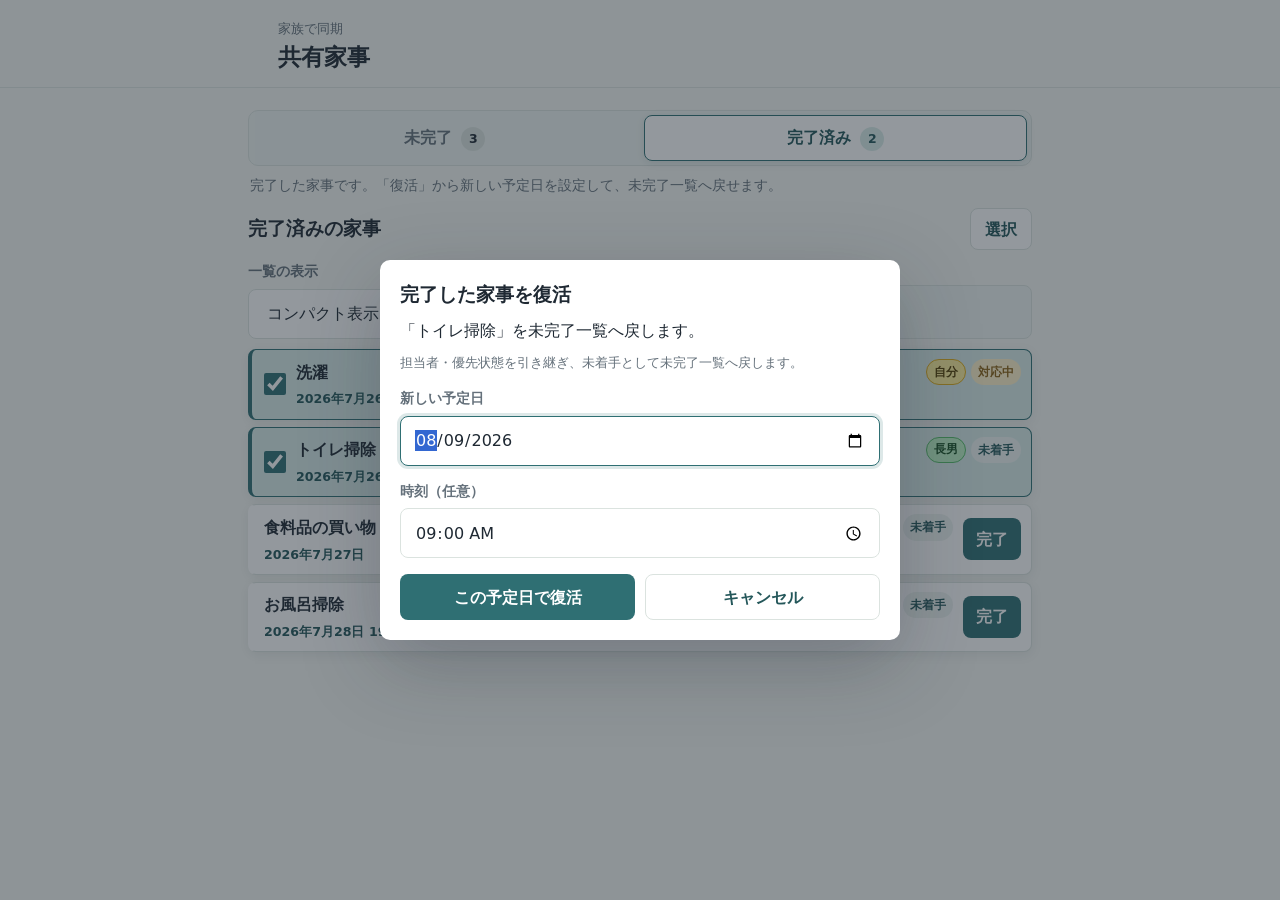
<file: shared-preview.html>
<!doctype html>
<html lang="ja">
<head>
  <meta charset="utf-8">
  <meta name="viewport" content="width=device-width,initial-scale=1">
  <title>共有家事一覧プレビュー</title>
  <link rel="stylesheet" href="style-v32.css?v=32-preview">
</head>
<body>
  <div class="app-shell">
    <header class="app-header">
      <p class="app-kicker">家族で同期</p>
      <h1>共有家事</h1>
    </header>
    <main class="app-main">
      <div class="shared-list-tabs" role="tablist" aria-label="共有家事の表示切り替え">
        <button class="shared-list-tab" type="button">未完了 <span class="shared-list-count">3</span></button>
        <button class="shared-list-tab is-active" type="button">完了済み <span class="shared-list-count">2</span></button>
      </div>
      <p class="muted shared-list-guide">完了した家事です。「復活」から新しい予定日を設定して、未完了一覧へ戻せます。</p>
      <div class="shared-selection-heading">
        <h3>完了済みの家事</h3>
        <button class="secondary-button compact" type="button">選択</button>
      </div>
      <div class="panel shared-select-panel" hidden>
        <div class="shared-select-header">
          <strong>選択 2件</strong>
          <div class="shared-select-header-actions">
            <button class="secondary-button compact" type="button">すべて選択</button>
            <button class="secondary-button compact" type="button">キャンセル</button>
          </div>
        </div>
        <div class="shared-select-grid">
          <label><span class="field-label compact-label">担当者</span><select class="input"><option>長男</option></select></label>
          <label><span class="field-label compact-label">予定日</span><input class="input" type="date" value="2026-08-03"></label>
          <label><span class="field-label compact-label">ステータス</span><select class="input"><option>対応中</option></select></label>
        </div>
        <p class="muted shared-small-text">変更しない項目は、そのままにしてください。</p>
        <button class="primary-button wide" type="button">選択した家事を一括変更</button>
      </div>
      <div class="shared-list-toolbar">
        <label>
          <span class="field-label compact-label">一覧の表示</span>
          <select class="input"><option>コンパクト表示</option></select>
        </label>
        <details class="shared-filter-panel"><summary>絞り込み</summary></details>
      </div>
      <div class="list shared-todo-list" data-display-mode="compact">
        <article class="shared-todo-card display-compact is-priority is-selectable is-selected">
          <input class="shared-todo-check" type="checkbox" checked aria-label="洗濯を選択">
          <div class="shared-todo-content">
            <div class="shared-todo-heading"><h3>洗濯</h3><div class="shared-todo-badges"><span class="assignee-badge assignee-self">自分</span><span class="status-badge status-doing">対応中</span></div></div>
            <p class="shared-todo-date">2026年7月26日 08:00　★ 優先</p>
          </div>
        </article>
        <article class="shared-todo-card display-compact is-selectable is-selected">
          <input class="shared-todo-check" type="checkbox" checked aria-label="トイレ掃除を選択">
          <div class="shared-todo-content">
            <div class="shared-todo-heading"><h3>トイレ掃除</h3><div class="shared-todo-badges"><span class="assignee-badge assignee-other">長男</span><span class="status-badge status-todo">未着手</span></div></div>
            <p class="shared-todo-date">2026年7月26日 09:00</p>
          </div>
        </article>
        <article class="shared-todo-card display-compact" role="button" tabindex="0">
          <div class="shared-todo-content">
            <div class="shared-todo-heading"><h3>食料品の買い物</h3><div class="shared-todo-badges"><span class="assignee-badge assignee-unassigned">未割り当て</span><span class="status-badge status-todo">未着手</span></div></div>
            <p class="shared-todo-date">2026年7月27日</p>
          </div>
          <button class="primary-button compact shared-complete-button">完了</button>
        </article>
        <article class="shared-todo-card display-compact" role="button" tabindex="0">
          <div class="shared-todo-content">
            <div class="shared-todo-heading"><h3>お風呂掃除</h3><div class="shared-todo-badges"><span class="assignee-badge assignee-self">自分</span><span class="status-badge status-todo">未着手</span></div></div>
            <p class="shared-todo-date">2026年7月28日 19:00</p>
          </div>
          <button class="primary-button compact shared-complete-button">完了</button>
        </article>
      </div>
      <dialog class="shared-todo-detail-dialog" id="preview-detail">
        <form class="dialog-card shared-detail-form">
          <div class="shared-detail-header">
            <div><p class="muted shared-small-text">共有家事の詳細</p><h2>内容の確認・編集</h2></div>
            <button class="text-button" type="button" id="preview-close">閉じる</button>
          </div>
          <label class="field-label">内容</label><input class="input" value="トイレ掃除">
          <div class="shared-form-grid">
            <div><label class="field-label">予定日</label><input class="input" type="date" value="2026-07-26"></div>
            <div><label class="field-label">時刻</label><input class="input" type="time" value="09:00"></div>
            <div><label class="field-label">担当者</label><select class="input"><option>長男</option></select></div>
            <div><label class="field-label">ステータス</label><select class="input"><option>未着手</option></select></div>
          </div>
          <label class="checkbox-control shared-priority-control"><input type="checkbox"><span>優先表示する</span></label>
          <p class="shared-todo-meta" style="display:block">作成者: 自分　更新: 2026年7月25日</p>
          <div class="shared-detail-actions"><button class="secondary-button" type="button">完了にする</button><button class="primary-button" type="button">変更を保存</button></div>
          <div class="danger-zone"><button class="danger-button wide" type="button">この共有家事を削除</button></div>
        </form>
      </dialog>
    </main>
  </div>
  <dialog class="shared-restore-dialog" id="shared-restore-preview">
    <form class="dialog-card shared-restore-form">
      <h2>完了した家事を復活</h2>
      <p>「トイレ掃除」を未完了一覧へ戻します。</p>
      <p class="muted shared-small-text">担当者・優先状態を引き継ぎ、未着手として未完了一覧へ戻します。</p>
      <label class="field-label">新しい予定日</label>
      <input class="input" type="date" value="2026-08-09">
      <label class="field-label">時刻（任意）</label>
      <input class="input" type="time" value="09:00">
      <div class="dialog-actions">
        <button class="primary-button" type="button">この予定日で復活</button>
        <button class="secondary-button" type="button">キャンセル</button>
      </div>
    </form>
  </dialog>
  <script>
    document.getElementById("shared-restore-preview").showModal();
    document.getElementById("preview-close").addEventListener("click", () => document.getElementById("preview-detail").close());
  </script>
</body>
</html>
</file>
<file: style-v32.css>
:root {
  color-scheme: light;
  --bg: #f5f7f3;
  --surface: #ffffff;
  --surface-soft: #eef4f1;
  --text: #1f2933;
  --muted: #65717b;
  --line: #dbe3df;
  --accent: #2f6f73;
  --accent-dark: #24575a;
  --accent-soft: #d9ece9;
  --warning: #8a6114;
  --warning-bg: #fff1c9;
  --done: #356c3d;
  --done-bg: #e0f0df;
  --danger: #a34242;
  --danger-bg: #f8dddd;
  --blue: #2d5f91;
  --blue-bg: #e5eef9;
  --shadow: 0 10px 30px rgba(31, 41, 51, 0.08);
}

* {
  box-sizing: border-box;
}

html {
  min-height: 100%;
}

body {
  margin: 0;
  min-height: 100%;
  background: var(--bg);
  color: var(--text);
  font-family: system-ui, -apple-system, BlinkMacSystemFont, "Segoe UI", sans-serif;
  line-height: 1.6;
}

button,
input,
select,
textarea {
  font: inherit;
}

button {
  cursor: pointer;
}

button:disabled {
  cursor: default;
  opacity: 0.48;
}

.app-shell {
  min-height: 100dvh;
  padding-bottom: calc(84px + env(safe-area-inset-bottom));
}

.app-header {
  position: sticky;
  top: 0;
  z-index: 5;
  padding: 18px 18px 12px;
  background: rgba(245, 247, 243, 0.94);
  border-bottom: 1px solid rgba(219, 227, 223, 0.85);
  backdrop-filter: blur(12px);
}

.app-header h1 {
  margin: 0;
  font-size: 1.42rem;
  letter-spacing: 0;
}

.app-kicker,
.muted {
  margin: 0;
  color: var(--muted);
  font-size: 0.82rem;
}

.app-main {
  width: min(100%, 820px);
  margin: 0 auto;
  padding: 18px;
}

.view {
  display: none;
}

.view.is-active {
  display: block;
}

.section-heading {
  display: flex;
  align-items: flex-start;
  justify-content: space-between;
  gap: 12px;
  margin-bottom: 16px;
}

.section-heading h2 {
  margin: 2px 0 0;
  font-size: 1.3rem;
  letter-spacing: 0;
}

.date-pill,
.status-badge,
.routine-chip {
  flex: 0 0 auto;
  border-radius: 999px;
  padding: 7px 11px;
  background: var(--surface-soft);
  color: var(--accent-dark);
  font-size: 0.85rem;
  font-weight: 700;
}

.summary-grid {
  display: grid;
  grid-template-columns: repeat(4, minmax(0, 1fr));
  gap: 10px;
  margin-bottom: 18px;
}

.summary-card {
  min-height: 92px;
  padding: 14px 10px;
  border: 1px solid var(--line);
  border-radius: 8px;
  background: var(--surface);
  box-shadow: var(--shadow);
}

.summary-label {
  display: block;
  color: var(--muted);
  font-size: 0.82rem;
}

.summary-card strong {
  display: block;
  margin-top: 6px;
  font-size: 2rem;
  line-height: 1;
}

.panel,
.info-box,
.todo-detail-card,
.routine-editor-card {
  padding: 16px;
  border: 1px solid var(--line);
  border-radius: 8px;
  background: var(--surface);
  box-shadow: var(--shadow);
}

.panel + .panel {
  margin-top: 14px;
}

.panel-title {
  display: flex;
  align-items: center;
  justify-content: space-between;
  gap: 12px;
  margin-bottom: 12px;
}

.panel-title h3,
.info-box h3 {
  margin: 0;
  font-size: 1rem;
}

.info-box p {
  margin: 10px 0 0;
  color: var(--muted);
  font-size: 0.94rem;
}

.input,
.select,
.textarea {
  width: 100%;
  border: 1px solid var(--line);
  border-radius: 8px;
  background: var(--surface);
  color: var(--text);
  font-size: 1rem;
  outline: none;
}

.input,
.select {
  min-height: 50px;
  padding: 0 14px;
}

.textarea {
  min-height: 120px;
  padding: 14px;
  resize: none;
}

.note-body-resize {
  position: relative;
}

.note-body-resize .textarea {
  display: block;
  min-height: 160px;
  padding-bottom: 56px;
}

.note-resize-handle {
  position: absolute;
  right: 8px;
  bottom: 8px;
  width: 44px;
  height: 44px;
  border: 1px solid var(--line);
  border-radius: 8px;
  background: var(--surface-soft);
  color: var(--accent-dark);
  cursor: ns-resize;
  font-size: 1.35rem;
  font-weight: 800;
  touch-action: none;
}

.input:focus,
.select:focus,
.textarea:focus {
  border-color: var(--accent);
  box-shadow: 0 0 0 3px rgba(47, 111, 115, 0.16);
}

.field-label {
  display: block;
  margin: 14px 0 6px;
  color: var(--muted);
  font-size: 0.88rem;
  font-weight: 700;
}

.field-help {
  margin: 6px 0 0;
  color: var(--muted);
  font-size: 0.82rem;
}

.form-grid {
  display: grid;
  grid-template-columns: repeat(2, minmax(0, 1fr));
  gap: 12px;
}

.form-grid .full {
  grid-column: 1 / -1;
}

.add-form {
  display: grid;
  grid-template-columns: 1fr auto;
  gap: 10px;
  margin: 12px 0 18px;
}

.todo-add-form {
  grid-template-columns: 138px 112px minmax(0, 1fr) auto;
  align-items: end;
}

.todo-add-date,
.todo-add-time,
.todo-add-title {
  min-width: 0;
}

.todo-mode-switch {
  display: grid;
  grid-template-columns: repeat(2, minmax(0, 1fr));
  gap: 4px;
  margin-bottom: 16px;
  padding: 4px;
  border: 1px solid var(--line);
  border-radius: 8px;
  background: var(--surface-soft);
}

.todo-mode-button {
  min-height: 44px;
  border: 0;
  border-radius: 6px;
  background: transparent;
  color: var(--muted);
  font-weight: 700;
}

.todo-mode-button.is-active {
  background: var(--surface);
  color: var(--accent-dark);
  box-shadow: 0 1px 4px rgba(31, 41, 51, 0.12);
}

#todo-dated-controls[hidden],
#todo-undated-controls[hidden] {
  display: none;
}

.todo-undated-form {
  grid-template-columns: minmax(0, 1fr) auto;
  align-items: end;
}

.compact-label {
  margin-top: 0;
}

.todo-bulk-toolbar,
.routine-toolbar,
.routine-filter-grid {
  display: grid;
  gap: 10px;
  margin: 12px 0;
}

.todo-bulk-toolbar {
  grid-template-columns: 0.8fr 1.2fr;
}

.routine-toolbar {
  grid-template-columns: 1fr 1fr;
}

.routine-filter-grid {
  grid-template-columns: 1fr 1fr;
}

.todo-select-panel {
  display: grid;
  gap: 10px;
  margin: 0 0 12px;
  padding: 12px;
  border: 1px solid var(--line);
  border-radius: 8px;
  background: var(--surface-soft);
}

.todo-select-panel[hidden],
.conditional-field[hidden],
.routine-history-section[hidden] {
  display: none;
}

.todo-select-panel p {
  margin: 0;
  color: var(--accent-dark);
  font-size: 0.9rem;
  font-weight: 800;
}

.todo-select-heading {
  display: flex;
  align-items: center;
  gap: 10px;
}

.todo-copy-date-label {
  color: var(--accent-dark);
  font-size: 1rem;
  font-weight: 700;
}

.todo-select-actions,
.button-row,
.settings-actions,
.routine-editor-actions,
.routine-danger-actions {
  display: grid;
  grid-template-columns: 1fr 1fr;
  gap: 10px;
}

.todo-select-status-zone,
.todo-select-priority-zone,
.todo-select-danger-zone {
  display: grid;
  gap: 10px;
  padding-top: 12px;
  border-top: 1px solid var(--line);
}

.todo-select-status-zone,
.todo-select-priority-zone {
  grid-template-columns: repeat(2, minmax(0, 1fr));
}

.settings-actions,
.routine-editor-actions,
.routine-danger-actions {
  margin-top: 16px;
}

.primary-button,
.secondary-button,
.priority-button,
.danger-button,
.text-button {
  min-height: 46px;
  border: 0;
  border-radius: 8px;
  padding: 0 18px;
  font-weight: 700;
}

.primary-button {
  background: var(--accent);
  color: #ffffff;
}

.primary-button:active {
  background: var(--accent-dark);
}

.secondary-button {
  border: 1px solid var(--line);
  background: var(--surface);
  color: var(--accent-dark);
}

.priority-button {
  border: 1px solid #d96c8a;
  background: #f8dce5;
  color: #8f2848;
}

.danger-button {
  background: var(--danger-bg);
  color: var(--danger);
}

.text-button {
  min-height: 36px;
  padding: 0 4px;
  background: transparent;
  color: var(--accent-dark);
}

.compact {
  min-height: 42px;
  padding: 0 14px;
}

.wide {
  width: 100%;
}

.list {
  display: grid;
  gap: 10px;
}

.empty-state {
  padding: 18px;
  border: 1px dashed var(--line);
  border-radius: 8px;
  color: var(--muted);
  text-align: center;
}

.todo-row,
.note-item,
.routine-item {
  width: 100%;
  border: 1px solid var(--line);
  border-radius: 8px;
  background: var(--surface);
  box-shadow: var(--shadow);
}

#todo-list {
  gap: 6px;
}

.todo-row {
  display: grid;
  grid-template-columns: auto minmax(0, 1fr) auto;
  gap: 10px;
  align-items: center;
  min-height: 48px;
  padding: 9px 12px;
  color: inherit;
  text-align: left;
}

.todo-row.is-selectable {
  grid-template-columns: auto auto minmax(0, 1fr) auto;
  cursor: pointer;
}

.todo-row-check {
  width: 24px;
  height: 24px;
  margin: 0;
  accent-color: var(--accent);
}

.todo-row-time,
.routine-due {
  color: var(--accent-dark);
  font-size: 0.9rem;
  font-weight: 800;
  white-space: nowrap;
}

.todo-row.is-done {
  opacity: 0.64;
}

.todo-row.is-done .todo-row-title {
  text-decoration: line-through;
}

.todo-row.is-priority {
  border-color: #df8ca3;
  background: #fff0f4;
  box-shadow: inset 4px 0 0 #d95f7f, var(--shadow);
}

.todo-row-title {
  min-width: 0;
  overflow: hidden;
  font-size: 0.98rem;
  font-weight: 800;
  text-overflow: ellipsis;
  white-space: nowrap;
}

.todo-row-badges {
  display: grid;
  gap: 4px;
  justify-items: end;
}

.todo-row .status-badge,
.todo-row .priority-badge {
  padding: 5px 9px;
  font-size: 0.78rem;
}

.priority-badge {
  border-radius: 999px;
  background: #d95f7f;
  color: #ffffff;
  font-weight: 800;
}

.todo-detail-title {
  margin: 0 0 14px;
  overflow-wrap: anywhere;
  font-size: 1.14rem;
  font-weight: 800;
  line-height: 1.55;
}

.todo-detail-date,
.todo-detail-time {
  color: var(--accent-dark);
  font-weight: 800;
}

.todo-detail-status-line {
  display: flex;
  align-items: center;
  justify-content: space-between;
  gap: 12px;
  color: var(--muted);
  font-size: 0.9rem;
}

.todo-detail-actions {
  display: grid;
  grid-template-columns: 1fr 1fr;
  gap: 10px;
  margin-top: 16px;
}

.danger-zone {
  margin-top: 2.5rem;
}

.todo-edit-open {
  margin-top: 16px;
}

.todo-edit-panel {
  display: grid;
  gap: 10px;
}

.todo-edit-panel[hidden] {
  display: none;
}

.todo-edit-actions {
  display: grid;
  gap: 10px;
  margin-top: 6px;
}

.calendar-toolbar {
  display: grid;
  grid-template-columns: repeat(3, minmax(0, 1fr));
  gap: 10px;
  margin-bottom: 14px;
}

.calendar-panel {
  padding: 14px;
  border: 1px solid var(--line);
  border-radius: 8px;
  background: var(--surface);
  box-shadow: var(--shadow);
}

.calendar-month {
  margin: 0 0 12px;
  font-size: 1.1rem;
}

.calendar-weekdays,
.calendar-grid {
  display: grid;
  grid-template-columns: repeat(7, minmax(0, 1fr));
  gap: 6px;
}

.calendar-weekdays {
  margin-bottom: 6px;
  color: var(--muted);
  font-size: 0.78rem;
  font-weight: 800;
  text-align: center;
}

.calendar-day {
  position: relative;
  display: grid;
  align-content: center;
  justify-items: center;
  min-height: 58px;
  border: 1px solid var(--line);
  border-radius: 8px;
  background: var(--surface);
  color: var(--text);
  padding: 6px 2px;
}

.calendar-day.is-empty {
  border-color: transparent;
  background: transparent;
  box-shadow: none;
}

.calendar-day.has-todos {
  border-color: rgba(47, 111, 115, 0.35);
  background: var(--accent-soft);
}

.calendar-day.has-routines {
  box-shadow: inset 0 -3px 0 var(--blue);
}

.calendar-day.is-today {
  border-color: var(--accent-dark);
}

.calendar-day.is-selected {
  box-shadow: inset 0 0 0 2px var(--accent);
}

.calendar-day.has-routines.is-selected {
  box-shadow: inset 0 0 0 2px var(--accent), inset 0 -3px 0 var(--blue);
}

.calendar-day-number {
  font-size: 1rem;
  font-weight: 800;
  line-height: 1.1;
}

.calendar-count,
.calendar-routine-count {
  margin-top: 3px;
  color: var(--accent-dark);
  font-size: 0.68rem;
  font-weight: 800;
  line-height: 1;
}

.calendar-routine-count {
  color: var(--blue);
}

.status-todo {
  background: var(--surface-soft);
  color: var(--accent-dark);
}

.status-doing {
  background: var(--warning-bg);
  color: var(--warning);
}

.status-done {
  background: var(--done-bg);
  color: var(--done);
}

.note-item {
  display: block;
  padding: 14px;
  color: inherit;
  text-align: left;
}

.note-title {
  display: block;
  overflow-wrap: anywhere;
  font-size: 1rem;
  font-weight: 800;
}

.note-meta {
  display: block;
  margin-top: 3px;
  color: var(--muted);
  font-size: 0.82rem;
}

.note-preview {
  display: -webkit-box;
  margin: 8px 0 0;
  overflow: hidden;
  color: var(--muted);
  -webkit-box-orient: vertical;
  -webkit-line-clamp: 2;
}

.routine-item {
  display: grid;
  gap: 10px;
  padding: 14px;
}

.routine-main-line,
.routine-meta-line,
.routine-actions {
  display: flex;
  align-items: center;
  gap: 8px;
}

.routine-main-line {
  justify-content: space-between;
}

.routine-title {
  min-width: 0;
  overflow-wrap: anywhere;
  font-size: 1rem;
  font-weight: 850;
}

.routine-meta-line {
  flex-wrap: wrap;
  color: var(--muted);
  font-size: 0.86rem;
}

.routine-actions {
  display: grid;
  grid-template-columns: 1fr 1fr auto;
}

.routine-item.is-overdue {
  border-color: rgba(163, 66, 66, 0.42);
  background: #fffafa;
}

.routine-item.is-inactive {
  opacity: 0.68;
}

.routine-chip.is-overdue {
  background: var(--danger-bg);
  color: var(--danger);
}

.routine-chip.is-today {
  background: var(--warning-bg);
  color: var(--warning);
}

.routine-chip.is-upcoming {
  background: var(--blue-bg);
  color: var(--blue);
}

.routine-checkbox-grid {
  display: grid;
  grid-template-columns: repeat(7, minmax(0, 1fr));
  gap: 6px;
}

.routine-checkbox-grid label,
.switch-row {
  display: flex;
  align-items: center;
  justify-content: center;
  min-height: 42px;
  border: 1px solid var(--line);
  border-radius: 8px;
  background: var(--surface-soft);
  font-weight: 800;
}

.routine-checkbox-grid input,
.switch-row input {
  width: 20px;
  height: 20px;
  margin-right: 6px;
  accent-color: var(--accent);
}

.switch-row {
  justify-content: flex-start;
  padding: 0 12px;
}

.routine-history-list {
  display: grid;
  gap: 6px;
  margin-top: 8px;
}

.routine-history-item {
  display: flex;
  align-items: center;
  justify-content: space-between;
  gap: 10px;
  padding: 10px 12px;
  border-radius: 8px;
  background: var(--surface-soft);
  color: var(--accent-dark);
  font-weight: 800;
}

.message {
  margin: 0 0 14px;
  padding: 12px 14px;
  border-radius: 8px;
  background: var(--accent-soft);
  color: var(--accent-dark);
  font-weight: 700;
}

.message.is-error {
  background: var(--danger-bg);
  color: var(--danger);
}

.bottom-nav {
  position: fixed;
  right: 0;
  bottom: 0;
  left: 0;
  z-index: 10;
  display: flex;
  flex-wrap: nowrap;
  gap: 4px;
  overflow-x: auto;
  overflow-y: hidden;
  padding: 8px 8px calc(8px + env(safe-area-inset-bottom));
  border-top: 1px solid var(--line);
  background: rgba(255, 255, 255, 0.96);
  backdrop-filter: blur(14px);
  overscroll-behavior-x: contain;
  scroll-behavior: smooth;
  scroll-snap-type: x proximity;
  scrollbar-width: none;
  touch-action: pan-x;
  -webkit-overflow-scrolling: touch;
}

.bottom-nav::-webkit-scrollbar {
  display: none;
}

.nav-button {
  flex: 1 0 76px;
  min-width: 76px;
  min-height: 58px;
  border: 0;
  border-radius: 8px;
  background: transparent;
  color: var(--muted);
  font-size: 0.68rem;
  font-weight: 800;
  scroll-snap-align: nearest;
}

.nav-button span {
  display: block;
}

.nav-button span:first-child {
  font-size: 1.08rem;
  line-height: 1.1;
}

.nav-button.is-active {
  background: var(--accent-soft);
  color: var(--accent-dark);
}

.sr-only {
  position: absolute;
  width: 1px;
  height: 1px;
  padding: 0;
  margin: -1px;
  overflow: hidden;
  clip: rect(0, 0, 0, 0);
  white-space: nowrap;
  border: 0;
}

@media (max-width: 560px) {
  .summary-grid {
    grid-template-columns: repeat(2, minmax(0, 1fr));
  }

  .todo-bulk-toolbar,
  .calendar-toolbar,
  .todo-select-actions,
  .routine-toolbar,
  .routine-filter-grid,
  .routine-editor-actions,
  .routine-danger-actions {
    grid-template-columns: 1fr;
  }

  .todo-add-form,
  .todo-undated-form,
  .form-grid {
    grid-template-columns: minmax(0, 1fr);
  }

  .routine-actions {
    grid-template-columns: 1fr;
  }
}

@media (max-width: 430px) {
  .todo-add-form {
    grid-template-columns: minmax(0, 1fr) minmax(0, 1fr);
  }

  .todo-add-title {
    grid-column: 1 / -1;
  }

  .todo-add-form .primary-button {
    grid-column: 1 / -1;
  }

  .bottom-nav {
    gap: 2px;
    padding-inline: 4px;
  }

  .nav-button {
    min-height: 54px;
    padding: 0 2px;
    font-size: 0.62rem;
  }
}

@media (min-width: 700px) {
  .app-header {
    padding-inline: calc((100% - 820px) / 2 + 18px);
  }
}

/* 共有家事 */
.sync-status,
.assignee-badge {
  display: inline-flex;
  align-items: center;
  justify-content: center;
  border-radius: 999px;
  padding: 5px 10px;
  font-size: 0.78rem;
  font-weight: 800;
  line-height: 1.3;
  white-space: nowrap;
}

.sync-status::before {
  width: 8px;
  height: 8px;
  margin-right: 6px;
  border-radius: 50%;
  background: currentColor;
  content: "";
}

.sync-connected {
  background: var(--done-bg);
  color: var(--done);
}

.sync-syncing {
  background: var(--warning-bg);
  color: var(--warning);
}

.sync-offline,
.sync-idle {
  background: #e9edf0;
  color: #53616c;
}

.sync-error {
  background: var(--danger-bg);
  color: var(--danger);
}

.shared-config-panel code {
  overflow-wrap: anywhere;
  color: var(--accent-dark);
  font-weight: 700;
}

.shared-auth-panel,
.shared-setup-grid,
.shared-invite-panel,
.shared-todo-form,
.shared-filters,
.shared-data-panel {
  margin-bottom: 16px;
}

.shared-auth-panel h3,
.shared-setup-grid h3,
.shared-data-panel h3 {
  margin: 0;
}

.shared-auth-actions,
.dialog-actions {
  display: grid;
  grid-template-columns: 1fr 1fr;
  gap: 10px;
  margin-top: 16px;
}

.shared-forgot-password {
  display: block;
  margin: 12px auto 0;
}

.shared-small-text {
  margin: 8px 0 0;
  font-size: 0.84rem;
}

.shared-account-bar {
  display: flex;
  align-items: center;
  justify-content: space-between;
  gap: 12px;
  margin-bottom: 14px;
  padding: 10px 14px;
  border: 1px solid var(--line);
  border-radius: 8px;
  background: var(--surface);
}

.shared-account-bar strong,
.shared-account-bar span {
  display: block;
  overflow-wrap: anywhere;
}

.shared-members-label {
  margin-top: 2px;
  color: var(--muted);
  font-size: 0.8rem;
}

.shared-setup-grid {
  display: grid;
  gap: 14px;
}

.shared-form-button {
  margin-top: 14px;
}

.shared-invite-result {
  margin: 12px 0;
  padding: 12px;
  border-radius: 8px;
  background: var(--surface-soft);
}

.mono-input {
  font-family: ui-monospace, SFMono-Regular, Consolas, monospace;
  font-size: 0.88rem;
}

.shared-invite-row {
  display: flex;
  align-items: center;
  justify-content: space-between;
  gap: 10px;
  margin-top: 10px;
  padding-top: 10px;
  border-top: 1px solid var(--line);
  color: var(--muted);
  font-size: 0.85rem;
}

.shared-form-grid {
  display: grid;
  grid-template-columns: repeat(2, minmax(0, 1fr));
  gap: 0 12px;
}

.shared-priority-control {
  margin: 8px 0 10px;
}

.shared-list-toolbar {
  display: grid;
  grid-template-columns: minmax(160px, 220px) minmax(0, 1fr);
  align-items: end;
  gap: 10px;
  margin-bottom: 10px;
}

.shared-list-tabs {
  display: grid;
  grid-template-columns: repeat(2, minmax(0, 1fr));
  gap: 8px;
  margin: 4px 0 8px;
  padding: 4px;
  border: 1px solid var(--line);
  border-radius: 10px;
  background: var(--surface-soft);
}

.shared-list-tab {
  min-height: 46px;
  border: 1px solid transparent;
  border-radius: 8px;
  background: transparent;
  color: var(--muted);
  cursor: pointer;
  font: inherit;
  font-weight: 800;
}

.shared-list-tab.is-active {
  border-color: var(--accent);
  background: var(--surface);
  color: var(--accent-dark);
  box-shadow: 0 2px 8px rgba(31, 41, 51, 0.1);
}

.shared-list-count {
  display: inline-flex;
  min-width: 24px;
  min-height: 24px;
  align-items: center;
  justify-content: center;
  margin-left: 4px;
  padding: 0 7px;
  border-radius: 999px;
  background: var(--line);
  color: var(--text);
  font-size: 0.78rem;
}

.shared-list-tab.is-active .shared-list-count {
  background: var(--accent-soft);
  color: var(--accent-dark);
}

.shared-list-guide {
  margin: 0 2px 12px;
  font-size: 0.86rem;
}

.shared-filter-panel {
  border: 1px solid var(--line);
  border-radius: 8px;
  background: var(--surface-soft);
}

.shared-filter-panel summary {
  min-height: 48px;
  padding: 13px 14px;
  color: var(--accent-dark);
  cursor: pointer;
  font-weight: 800;
}

.shared-filters {
  display: grid;
  grid-template-columns: minmax(0, 1.2fr) repeat(2, minmax(0, 1fr));
  align-items: end;
  gap: 10px;
  padding: 0 12px 12px;
}

.shared-filters .checkbox-control {
  min-height: 44px;
}

.shared-todo-list {
  gap: 7px;
  margin-bottom: 18px;
}

.shared-selection-heading,
.shared-select-header,
.shared-select-header-actions {
  display: flex;
  align-items: center;
}

.shared-selection-heading,
.shared-select-header {
  justify-content: space-between;
  gap: 10px;
}

.shared-selection-heading {
  margin: 4px 0 10px;
}

.shared-selection-heading h3 {
  margin: 0;
}

.shared-select-header-actions {
  gap: 6px;
}

.shared-select-panel {
  margin-bottom: 12px;
}

.shared-select-panel[hidden] {
  display: none;
}

.shared-select-grid {
  display: grid;
  grid-template-columns: repeat(3, minmax(0, 1fr));
  gap: 10px;
  margin: 12px 0 4px;
}

.shared-week-copy-panel {
  margin-bottom: 14px;
}

.shared-week-copy-panel summary {
  cursor: pointer;
  color: var(--accent-dark);
  font-weight: 800;
}

.shared-week-copy-panel[open] summary {
  margin-bottom: 10px;
}

.shared-week-copy-grid {
  display: grid;
  grid-template-columns: repeat(2, minmax(0, 1fr));
  gap: 10px;
  margin: 12px 0;
}

.shared-todo-card {
  display: grid;
  grid-template-columns: minmax(0, 1fr) auto;
  align-items: center;
  gap: 10px;
  min-height: 64px;
  padding: 9px 10px 9px 12px;
  border: 1px solid var(--line);
  border-left: 4px solid transparent;
  border-radius: 8px;
  background: var(--surface);
  box-shadow: 0 3px 12px rgba(31, 41, 51, 0.08);
  cursor: pointer;
}

.shared-todo-card:hover,
.shared-todo-card:has(.shared-todo-open:focus-visible) {
  border-color: var(--accent);
  outline: none;
  box-shadow: 0 4px 16px rgba(31, 41, 51, 0.13);
}

.shared-todo-card.is-priority {
  border-left-color: #c47b15;
}

.shared-todo-card.is-done {
  opacity: 0.72;
}

.shared-todo-card.is-done h3 {
  text-decoration: line-through;
}

.shared-todo-card.is-selectable {
  grid-template-columns: auto minmax(0, 1fr);
}

.shared-todo-card.is-selected {
  border-color: var(--accent);
  background: var(--accent-soft);
}

.shared-todo-check {
  width: 22px;
  height: 22px;
  margin: 0;
  accent-color: var(--accent);
}

.shared-todo-content {
  min-width: 0;
}

.shared-todo-open:focus-visible {
  border-radius: 5px;
  outline: 2px solid var(--focus);
  outline-offset: 2px;
}

.shared-todo-heading {
  display: flex;
  align-items: center;
  justify-content: space-between;
  gap: 8px;
}

.shared-todo-heading h3 {
  min-width: 0;
  margin: 0;
  overflow-wrap: anywhere;
  font-size: 0.98rem;
  line-height: 1.35;
}

.shared-todo-badges {
  display: flex;
  flex: 0 0 auto;
  flex-wrap: wrap;
  justify-content: flex-end;
  gap: 5px;
}

.shared-todo-badges .assignee-badge,
.shared-todo-badges .status-badge {
  padding: 4px 7px;
  font-size: 0.72rem;
}

.assignee-self {
  border: 1px solid #e0ad18;
  background: #fff09a;
  color: #543e00;
}

.assignee-other {
  border: 1px solid #55bd68;
  background: #bdf2c5;
  color: #154d21;
}

.assignee-unassigned {
  border: 1px solid #c8d0d6;
  background: #e9edf0;
  color: #4e5b65;
}

.shared-todo-date {
  margin: 4px 0 0;
  color: var(--accent-dark);
  font-size: 0.79rem;
  font-weight: 700;
}

.shared-todo-meta {
  display: none;
  margin: 5px 0 0;
  color: var(--muted);
  font-size: 0.78rem;
}

.shared-todo-card.display-detail .shared-todo-meta {
  display: block;
}

.shared-complete-button {
  min-width: 58px;
  min-height: 42px;
  padding-inline: 9px;
}

.shared-data-panel {
  display: grid;
  gap: 10px;
}

.personal-share-dialog,
.password-reset-dialog,
.shared-restore-dialog,
.shared-todo-detail-dialog {
  width: min(calc(100% - 28px), 520px);
  max-height: calc(100dvh - 32px);
  border: 0;
  border-radius: 10px;
  padding: 0;
  color: var(--text);
  box-shadow: 0 24px 80px rgba(31, 41, 51, 0.28);
}

.personal-share-dialog::backdrop,
.password-reset-dialog::backdrop,
.shared-restore-dialog::backdrop,
.shared-todo-detail-dialog::backdrop {
  background: rgba(31, 41, 51, 0.48);
}

.dialog-card {
  padding: 20px;
}

.dialog-card h2 {
  margin: 0 0 8px;
  font-size: 1.2rem;
}

.dialog-card > p {
  margin: 8px 0;
}

.shared-detail-form,
.shared-restore-form {
  max-height: calc(100dvh - 32px);
  overflow-y: auto;
}

.shared-detail-header {
  display: flex;
  align-items: flex-start;
  justify-content: space-between;
  gap: 12px;
  margin-bottom: 12px;
}

.shared-detail-header h2,
.shared-detail-header p {
  margin: 0;
}

.shared-detail-actions {
  display: grid;
  grid-template-columns: 1fr 1fr;
  gap: 10px;
  margin-top: 14px;
}

@media (max-width: 560px) {
  .shared-form-grid,
  .shared-select-grid,
  .shared-week-copy-grid,
  .shared-list-toolbar {
    grid-template-columns: 1fr;
  }

  .shared-select-header {
    align-items: flex-start;
    flex-direction: column;
  }

  .shared-filters {
    grid-template-columns: 1fr 1fr;
  }

  .shared-filters > label:first-child {
    grid-column: 1 / -1;
  }

  .shared-todo-heading {
    align-items: center;
  }

  .shared-todo-badges {
    justify-content: flex-end;
  }

  .shared-todo-card {
    min-height: 66px;
  }

  .shared-invite-row {
    align-items: stretch;
    flex-direction: column;
  }
}

@media (min-width: 700px) {
  .shared-setup-grid {
    grid-template-columns: 1fr 1fr;
  }
}

.nav-button span {
  display: block;
}

.nav-button span:first-child {
  font-size: 1.15rem;
  line-height: 1.1;
}

.nav-button.is-active {
  background: var(--accent-soft);
  color: var(--accent-dark);
}

.sr-only {
  position: absolute;
  width: 1px;
  height: 1px;
  padding: 0;
  margin: -1px;
  overflow: hidden;
  clip: rect(0, 0, 0, 0);
  white-space: nowrap;
  border: 0;
}

@media (min-width: 700px) {
  .app-header {
    padding-inline: calc((100% - 760px) / 2 + 18px);
  }
}
</file>
